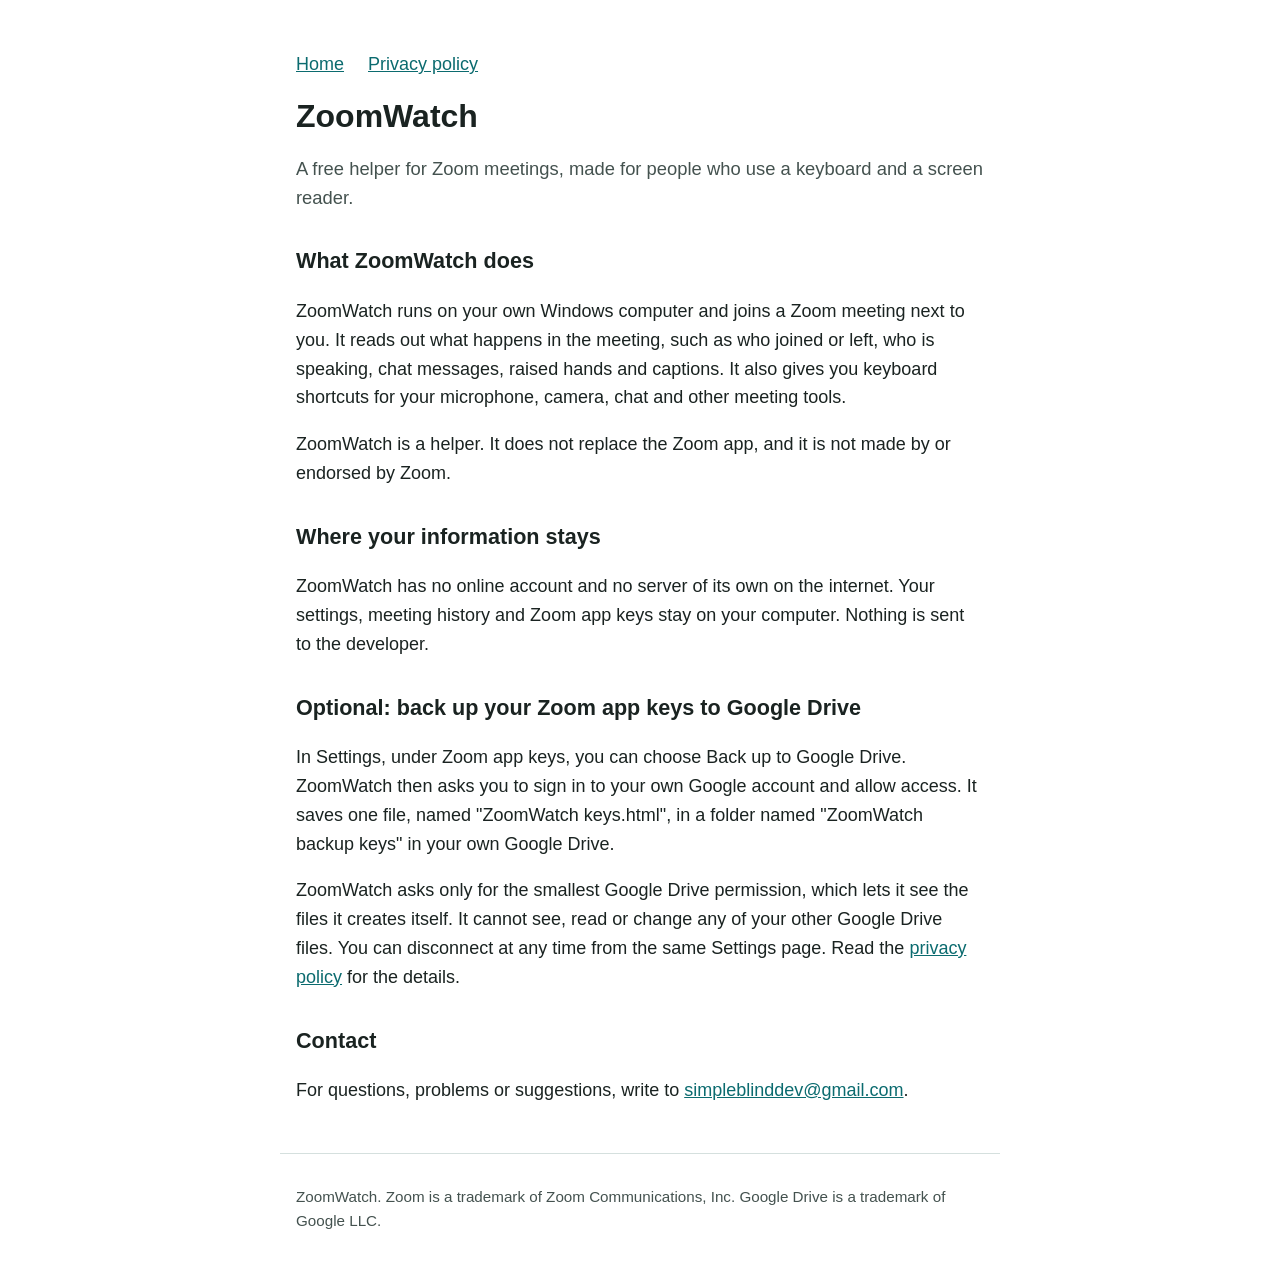
<file: index.html>
<!doctype html>
<html lang="en">
<head>
<meta charset="utf-8">
<meta name="viewport" content="width=device-width, initial-scale=1">
<title>ZoomWatch</title>
<meta name="description" content="ZoomWatch is a free, keyboard and screen reader friendly helper for Zoom meetings that runs on your own Windows computer.">
<link rel="stylesheet" href="style.css">
</head>
<body>
<a class="skip" href="#main">Skip to main content</a>
<header>
  <nav aria-label="Site">
    <ul>
      <li><a href="index.html" aria-current="page">Home</a></li>
      <li><a href="privacy.html">Privacy policy</a></li>
    </ul>
  </nav>
</header>
<main id="main">
  <h1>ZoomWatch</h1>
  <p class="lead">A free helper for Zoom meetings, made for people who use a keyboard and a screen reader.</p>

  <h2>What ZoomWatch does</h2>
  <p>ZoomWatch runs on your own Windows computer and joins a Zoom meeting next to you. It reads out what happens in the meeting, such as who joined or left, who is speaking, chat messages, raised hands and captions. It also gives you keyboard shortcuts for your microphone, camera, chat and other meeting tools.</p>
  <p>ZoomWatch is a helper. It does not replace the Zoom app, and it is not made by or endorsed by Zoom.</p>

  <h2>Where your information stays</h2>
  <p>ZoomWatch has no online account and no server of its own on the internet. Your settings, meeting history and Zoom app keys stay on your computer. Nothing is sent to the developer.</p>

  <h2>Optional: back up your Zoom app keys to Google Drive</h2>
  <p>In Settings, under Zoom app keys, you can choose Back up to Google Drive. ZoomWatch then asks you to sign in to your own Google account and allow access. It saves one file, named "ZoomWatch keys.html", in a folder named "ZoomWatch backup keys" in your own Google Drive.</p>
  <p>ZoomWatch asks only for the smallest Google Drive permission, which lets it see the files it creates itself. It cannot see, read or change any of your other Google Drive files. You can disconnect at any time from the same Settings page. Read the <a href="privacy.html">privacy policy</a> for the details.</p>

  <h2>Contact</h2>
  <p>For questions, problems or suggestions, write to <a href="mailto:simpleblinddev@gmail.com">simpleblinddev@gmail.com</a>.</p>
</main>
<footer>
  <p>ZoomWatch. Zoom is a trademark of Zoom Communications, Inc. Google Drive is a trademark of Google LLC.</p>
</footer>
</body>
</html>
</file>
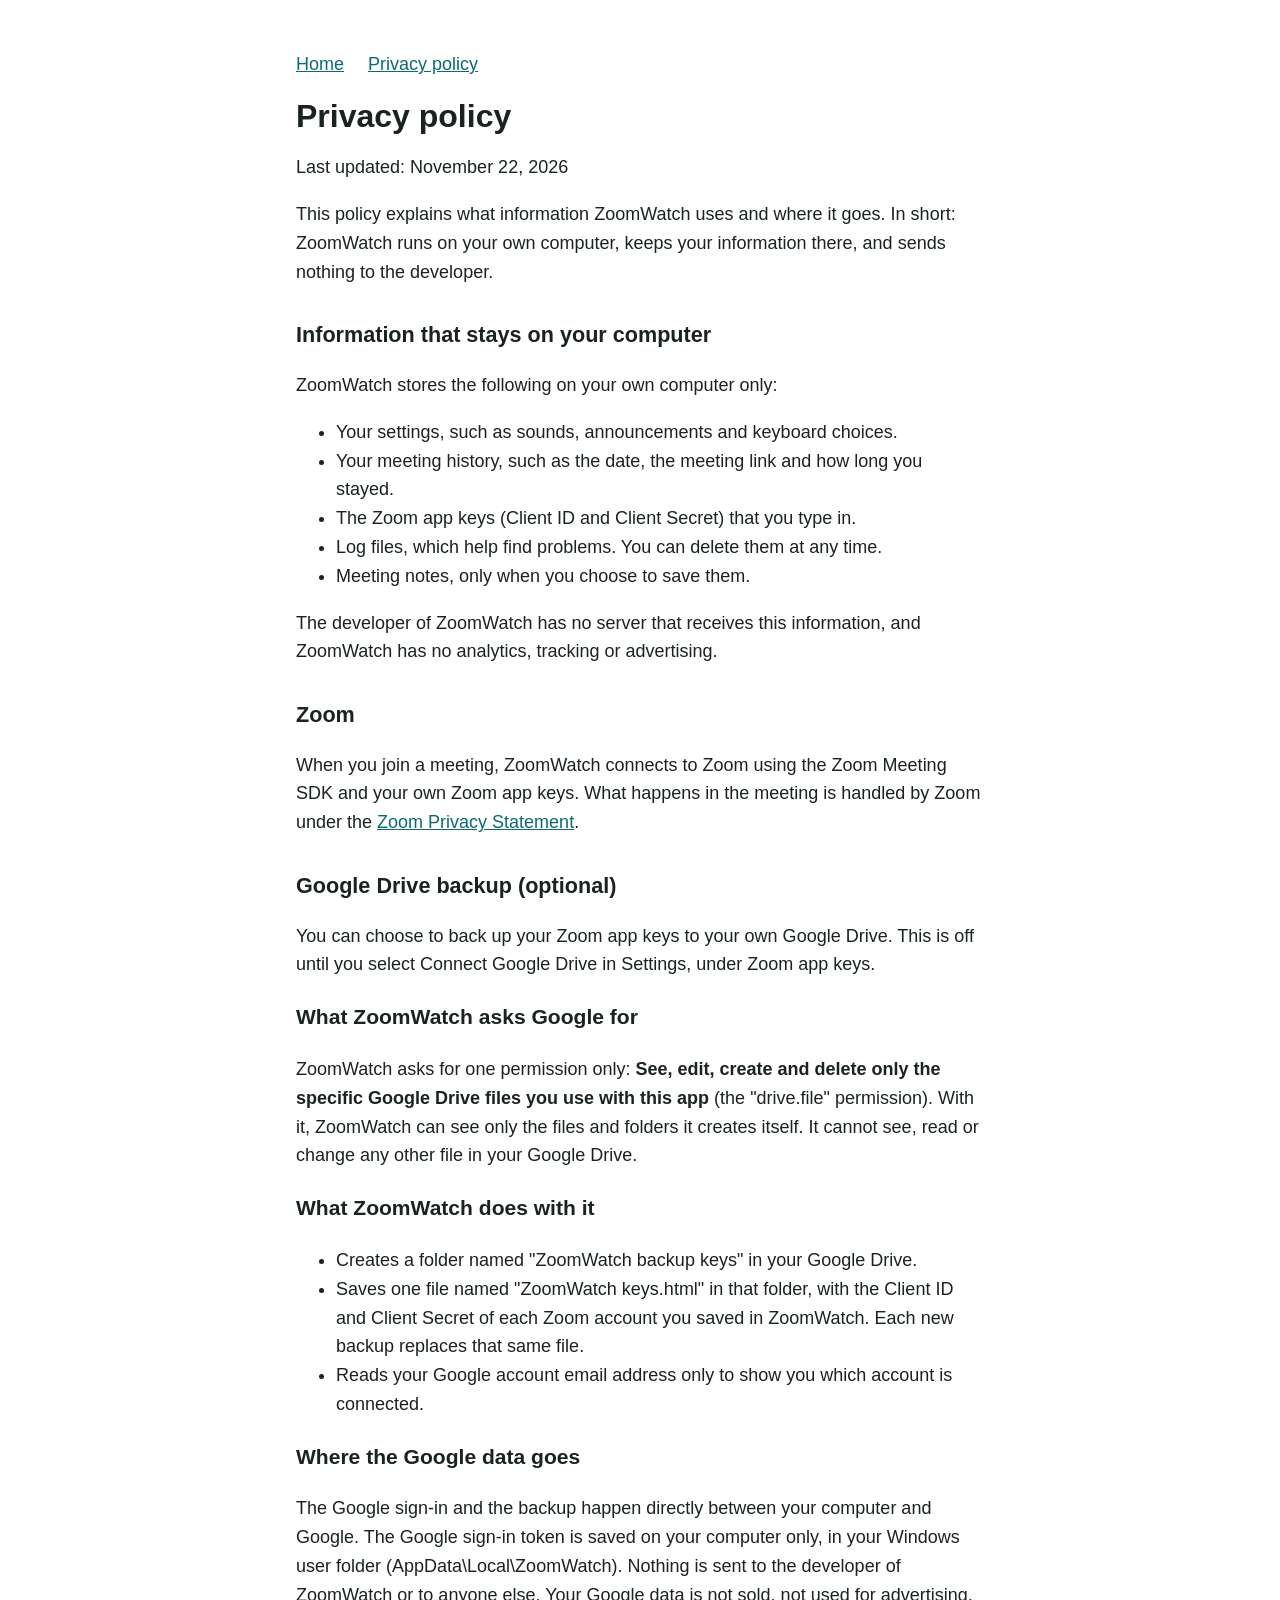
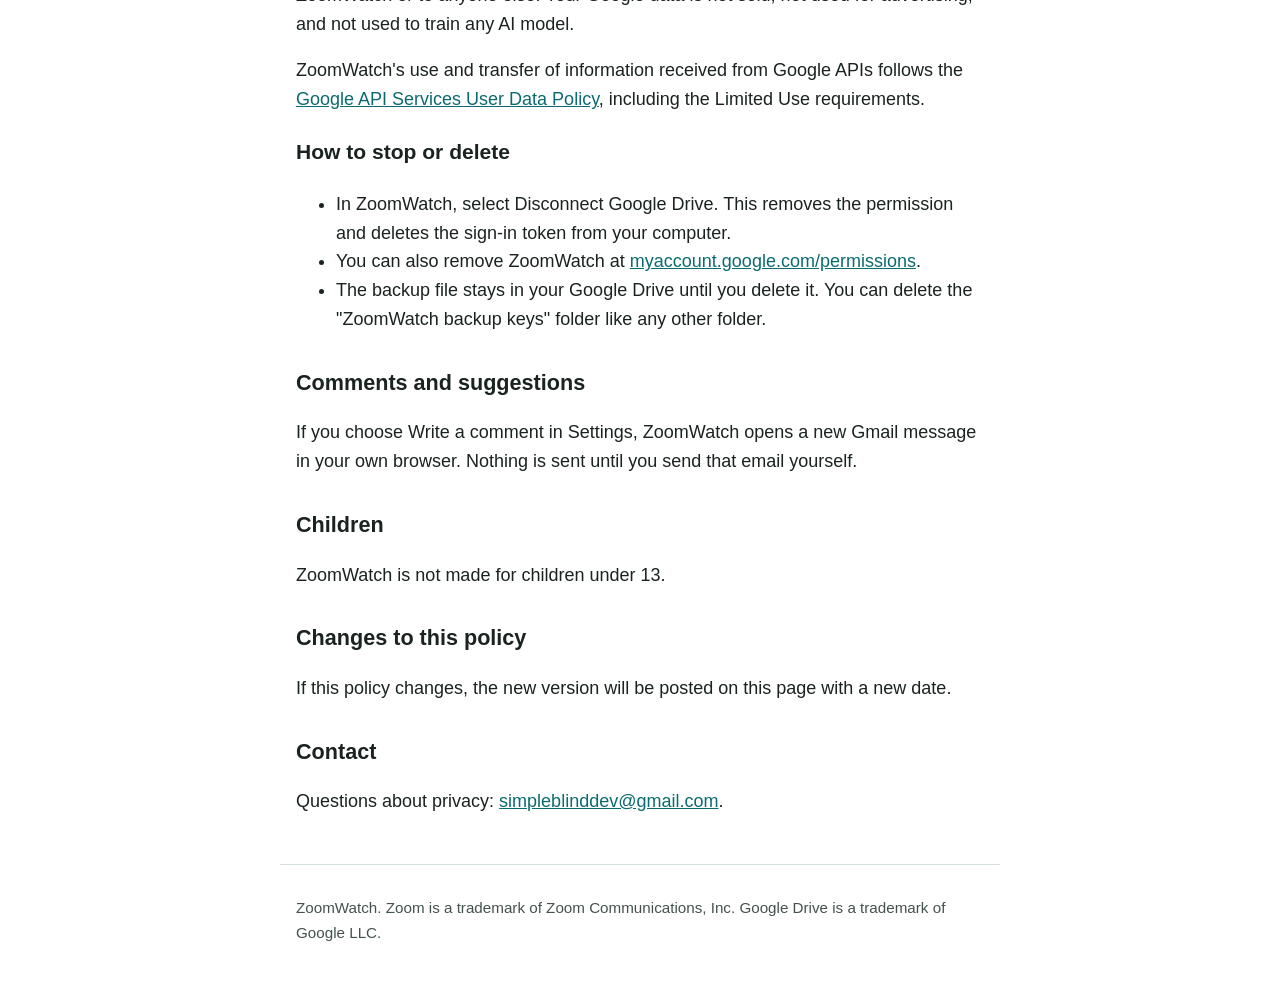
<file: privacy.html>
<!doctype html>
<html lang="en">
<head>
<meta charset="utf-8">
<meta name="viewport" content="width=device-width, initial-scale=1">
<title>ZoomWatch privacy policy</title>
<meta name="description" content="How ZoomWatch handles your information, including the optional Google Drive backup.">
<link rel="stylesheet" href="style.css">
</head>
<body>
<a class="skip" href="#main">Skip to main content</a>
<header>
  <nav aria-label="Site">
    <ul>
      <li><a href="index.html">Home</a></li>
      <li><a href="privacy.html" aria-current="page">Privacy policy</a></li>
    </ul>
  </nav>
</header>
<main id="main">
  <h1>Privacy policy</h1>
  <p>Last updated: November 22, 2026</p>
  <p>This policy explains what information ZoomWatch uses and where it goes. In short: ZoomWatch runs on your own computer, keeps your information there, and sends nothing to the developer.</p>

  <h2>Information that stays on your computer</h2>
  <p>ZoomWatch stores the following on your own computer only:</p>
  <ul>
    <li>Your settings, such as sounds, announcements and keyboard choices.</li>
    <li>Your meeting history, such as the date, the meeting link and how long you stayed.</li>
    <li>The Zoom app keys (Client ID and Client Secret) that you type in.</li>
    <li>Log files, which help find problems. You can delete them at any time.</li>
    <li>Meeting notes, only when you choose to save them.</li>
  </ul>
  <p>The developer of ZoomWatch has no server that receives this information, and ZoomWatch has no analytics, tracking or advertising.</p>

  <h2>Zoom</h2>
  <p>When you join a meeting, ZoomWatch connects to Zoom using the Zoom Meeting SDK and your own Zoom app keys. What happens in the meeting is handled by Zoom under the <a href="https://www.zoom.com/en/trust/privacy/privacy-statement/">Zoom Privacy Statement</a>.</p>

  <h2>Google Drive backup (optional)</h2>
  <p>You can choose to back up your Zoom app keys to your own Google Drive. This is off until you select Connect Google Drive in Settings, under Zoom app keys.</p>
  <h3>What ZoomWatch asks Google for</h3>
  <p>ZoomWatch asks for one permission only: <strong>See, edit, create and delete only the specific Google Drive files you use with this app</strong> (the "drive.file" permission). With it, ZoomWatch can see only the files and folders it creates itself. It cannot see, read or change any other file in your Google Drive.</p>
  <h3>What ZoomWatch does with it</h3>
  <ul>
    <li>Creates a folder named "ZoomWatch backup keys" in your Google Drive.</li>
    <li>Saves one file named "ZoomWatch keys.html" in that folder, with the Client ID and Client Secret of each Zoom account you saved in ZoomWatch. Each new backup replaces that same file.</li>
    <li>Reads your Google account email address only to show you which account is connected.</li>
  </ul>
  <h3>Where the Google data goes</h3>
  <p>The Google sign-in and the backup happen directly between your computer and Google. The Google sign-in token is saved on your computer only, in your Windows user folder (AppData\Local\ZoomWatch). Nothing is sent to the developer of ZoomWatch or to anyone else. Your Google data is not sold, not used for advertising, and not used to train any AI model.</p>
  <p>ZoomWatch's use and transfer of information received from Google APIs follows the <a href="https://developers.google.com/terms/api-services-user-data-policy">Google API Services User Data Policy</a>, including the Limited Use requirements.</p>
  <h3>How to stop or delete</h3>
  <ul>
    <li>In ZoomWatch, select Disconnect Google Drive. This removes the permission and deletes the sign-in token from your computer.</li>
    <li>You can also remove ZoomWatch at <a href="https://myaccount.google.com/permissions">myaccount.google.com/permissions</a>.</li>
    <li>The backup file stays in your Google Drive until you delete it. You can delete the "ZoomWatch backup keys" folder like any other folder.</li>
  </ul>

  <h2>Comments and suggestions</h2>
  <p>If you choose Write a comment in Settings, ZoomWatch opens a new Gmail message in your own browser. Nothing is sent until you send that email yourself.</p>

  <h2>Children</h2>
  <p>ZoomWatch is not made for children under 13.</p>

  <h2>Changes to this policy</h2>
  <p>If this policy changes, the new version will be posted on this page with a new date.</p>

  <h2>Contact</h2>
  <p>Questions about privacy: <a href="mailto:simpleblinddev@gmail.com">simpleblinddev@gmail.com</a>.</p>
</main>
<footer>
  <p>ZoomWatch. Zoom is a trademark of Zoom Communications, Inc. Google Drive is a trademark of Google LLC.</p>
</footer>
</body>
</html>
</file>
<file: style.css>
:root{--bg:#ffffff;--text:#1a2321;--muted:#44524f;--accent:#0b6b6f;--line:#d5e0de}
@media (prefers-color-scheme:dark){:root{--bg:#111817;--text:#e6eeec;--muted:#b7c6c3;--accent:#6cd3c9;--line:#2c3a38}}
*{box-sizing:border-box}
body{margin:0;background:var(--bg);color:var(--text);font:18px/1.6 "Segoe UI",Arial,sans-serif}
.skip{position:absolute;left:-9999px}.skip:focus{left:16px;top:16px;background:var(--bg);padding:8px}
header,main,footer{max-width:720px;margin:0 auto;padding:0 16px}
header{padding-top:32px}
nav ul{list-style:none;padding:0;display:flex;gap:24px;flex-wrap:wrap}
a{color:var(--accent)}a:focus-visible{outline:3px solid var(--accent);outline-offset:2px}
h1{font-size:2rem;line-height:1.2;margin:16px 0}
h2{font-size:1.35rem;margin-top:32px}
.lead{font-size:1.15rem;color:var(--muted)}
footer{border-top:1px solid var(--line);margin-top:48px;padding-top:16px;padding-bottom:32px;color:var(--muted);font-size:.95rem}
</file>
